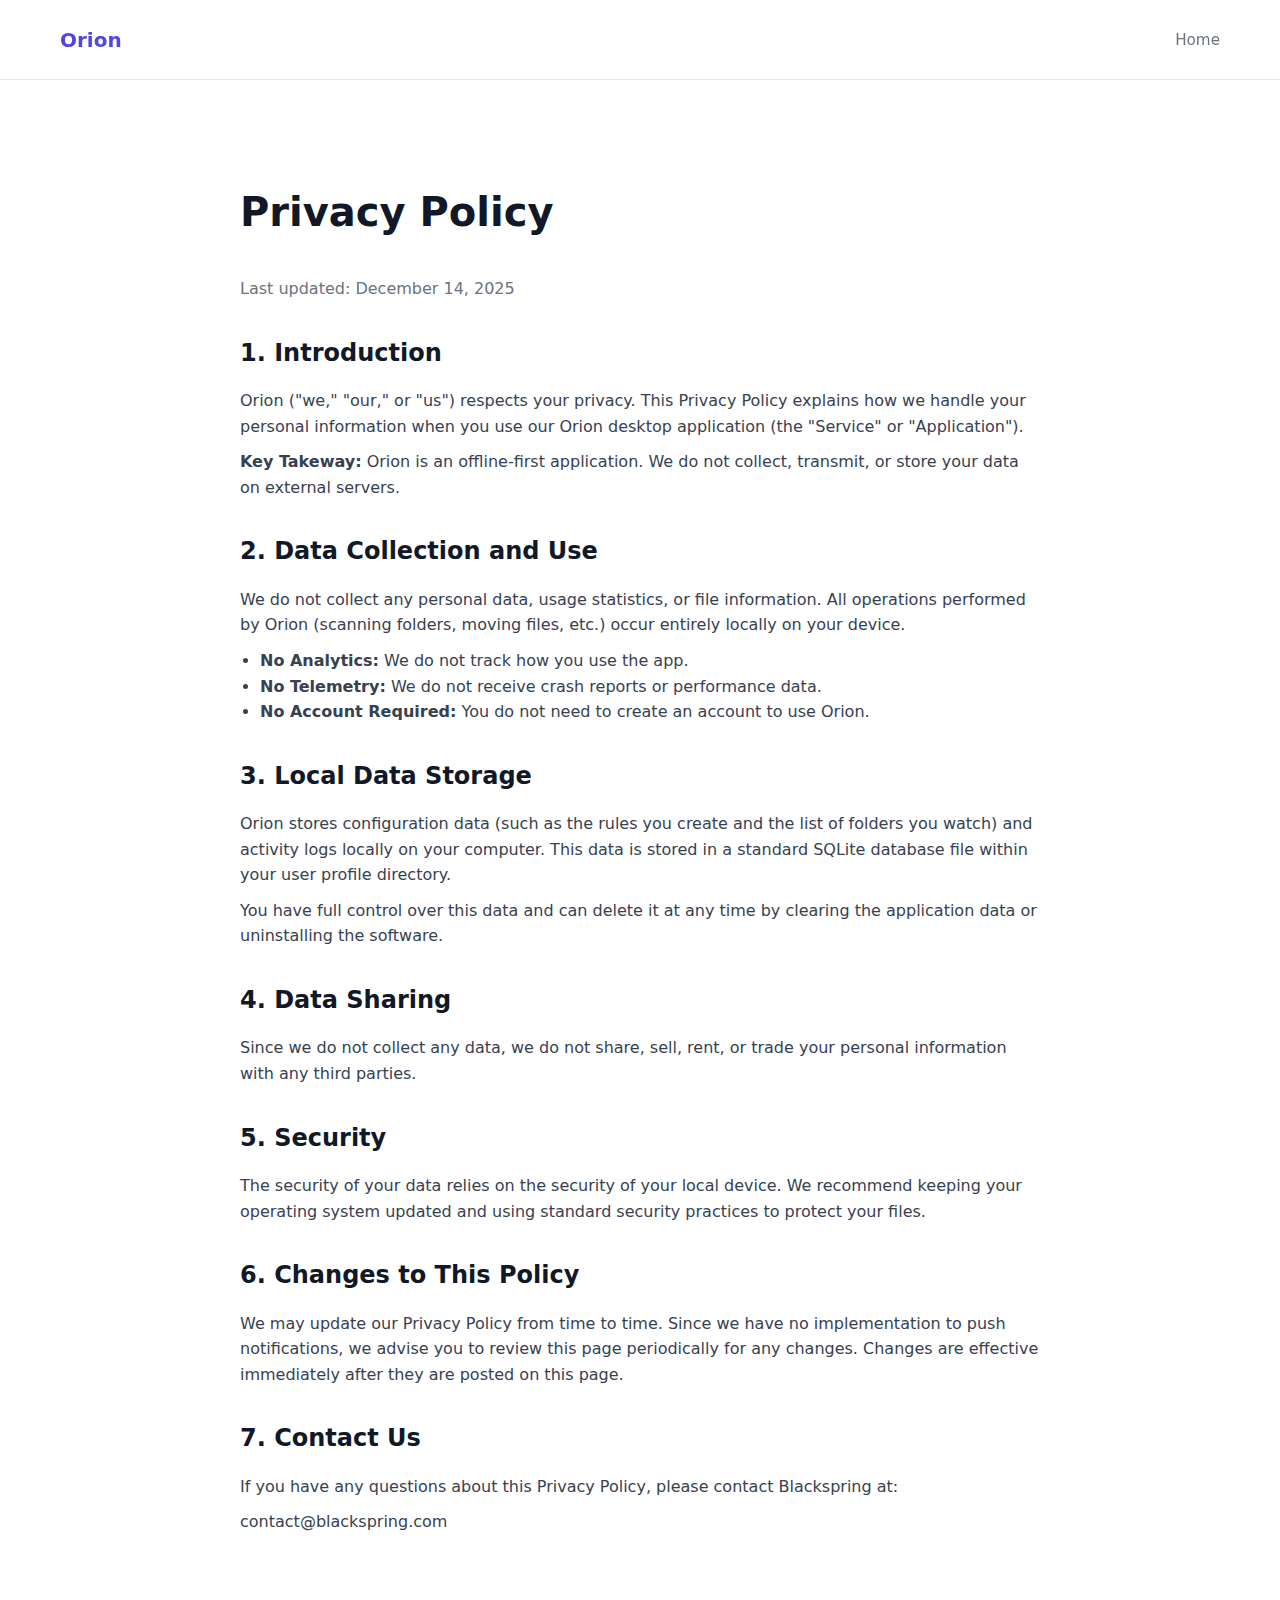
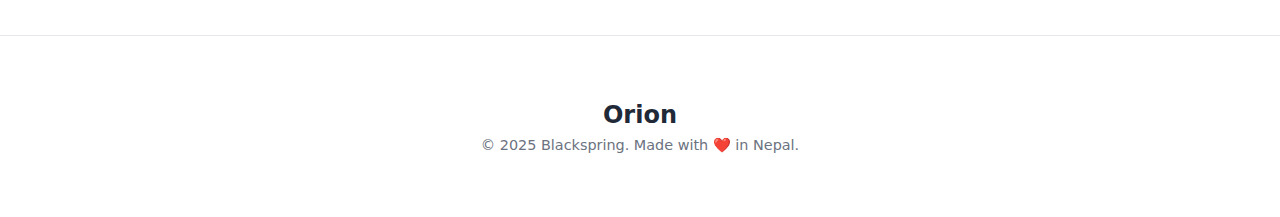
<file: privacy.html>
<!DOCTYPE html>
<html lang="en">

<head>
    <meta charset="UTF-8">
    <meta name="viewport" content="width=device-width, initial-scale=1.0">
    <title>Privacy Policy - Orion</title>
    <link rel="stylesheet" href="css/style.css">
</head>

<body>
    <nav class="navbar">
        <div class="container">
            <div class="logo">
                <a href="index.html" class="flex items-center gap-2">
                    <span class="logo-icon">Orion</span>
                </a>
            </div>
            <ul class="nav-links">
                <li><a href="index.html">Home</a></li>
            </ul>
        </div>
    </nav>

    <div class="section">
        <div class="container">
            <div style="max-width: 800px; margin: 0 auto; color: #374151;">
                <h1 style="font-size: 2.5rem; margin-bottom: 2rem; color: #111827;">Privacy Policy</h1>
                <p style="margin-bottom: 2rem; color: #6b7280;">Last updated: December 14, 2025</p>

                <div style="display: flex; flex-direction: column; gap: 2rem;">

                    <div>
                        <h2 style="font-size: 1.5rem; font-weight: 600; margin-bottom: 1rem; color: #111827;">1.
                            Introduction</h2>
                        <p>Orion ("we," "our," or "us") respects your privacy. This Privacy Policy explains how we
                            handle your personal information when you use our Orion desktop application (the "Service"
                            or "Application"). </p>
                        <p style="margin-top: 10px;"><strong>Key Takeway:</strong> Orion is an offline-first
                            application. We do not collect, transmit, or store your data on external servers.</p>
                    </div>

                    <div>
                        <h2 style="font-size: 1.5rem; font-weight: 600; margin-bottom: 1rem; color: #111827;">2. Data
                            Collection and Use</h2>
                        <p>We do not collect any personal data, usage statistics, or file information. All operations
                            performed by Orion (scanning folders, moving files, etc.) occur entirely locally on your
                            device.</p>
                        <ul style="list-style-type: disc; margin-left: 20px; margin-top: 10px;">
                            <li><strong>No Analytics:</strong> We do not track how you use the app.</li>
                            <li><strong>No Telemetry:</strong> We do not receive crash reports or performance data.</li>
                            <li><strong>No Account Required:</strong> You do not need to create an account to use Orion.
                            </li>
                        </ul>
                    </div>

                    <div>
                        <h2 style="font-size: 1.5rem; font-weight: 600; margin-bottom: 1rem; color: #111827;">3. Local
                            Data Storage</h2>
                        <p>Orion stores configuration data (such as the rules you create and the list of folders you
                            watch) and activity logs locally on your computer. This data is stored in a standard SQLite
                            database file within your user profile directory.</p>
                        <p style="margin-top: 10px;">You have full control over this data and can delete it at any time
                            by clearing the application data or uninstalling the software.</p>
                    </div>

                    <div>
                        <h2 style="font-size: 1.5rem; font-weight: 600; margin-bottom: 1rem; color: #111827;">4. Data
                            Sharing</h2>
                        <p>Since we do not collect any data, we do not share, sell, rent, or trade your personal
                            information with any third parties.</p>
                    </div>

                    <div>
                        <h2 style="font-size: 1.5rem; font-weight: 600; margin-bottom: 1rem; color: #111827;">5.
                            Security</h2>
                        <p>The security of your data relies on the security of your local device. We recommend keeping
                            your operating system updated and using standard security practices to protect your files.
                        </p>
                    </div>

                    <div>
                        <h2 style="font-size: 1.5rem; font-weight: 600; margin-bottom: 1rem; color: #111827;">6. Changes
                            to This Policy</h2>
                        <p>We may update our Privacy Policy from time to time. Since we have no implementation to push
                            notifications, we advise you to review this page periodically for any changes. Changes are
                            effective immediately after they are posted on this page.</p>
                    </div>

                    <div>
                        <h2 style="font-size: 1.5rem; font-weight: 600; margin-bottom: 1rem; color: #111827;">7. Contact
                            Us</h2>
                        <p>If you have any questions about this Privacy Policy, please contact Blackspring at:</p>
                        <p style="margin-top: 10px; font-weight: 500;">contact@blackspring.com</p>
                    </div>

                </div>
            </div>
        </div>
    </div>

    <footer>
        <div class="container">
            <div class="footer-content flex-col gap-4 text-center">
                <div class="footer-logo font-bold text-xl">Orion</div>
                <div class="copyright text-gray-500 text-sm">
                    &copy; 2025 Blackspring. Made with ❤️ in Nepal.
                </div>
            </div>
        </div>
    </footer>
</body>

</html>
</file>
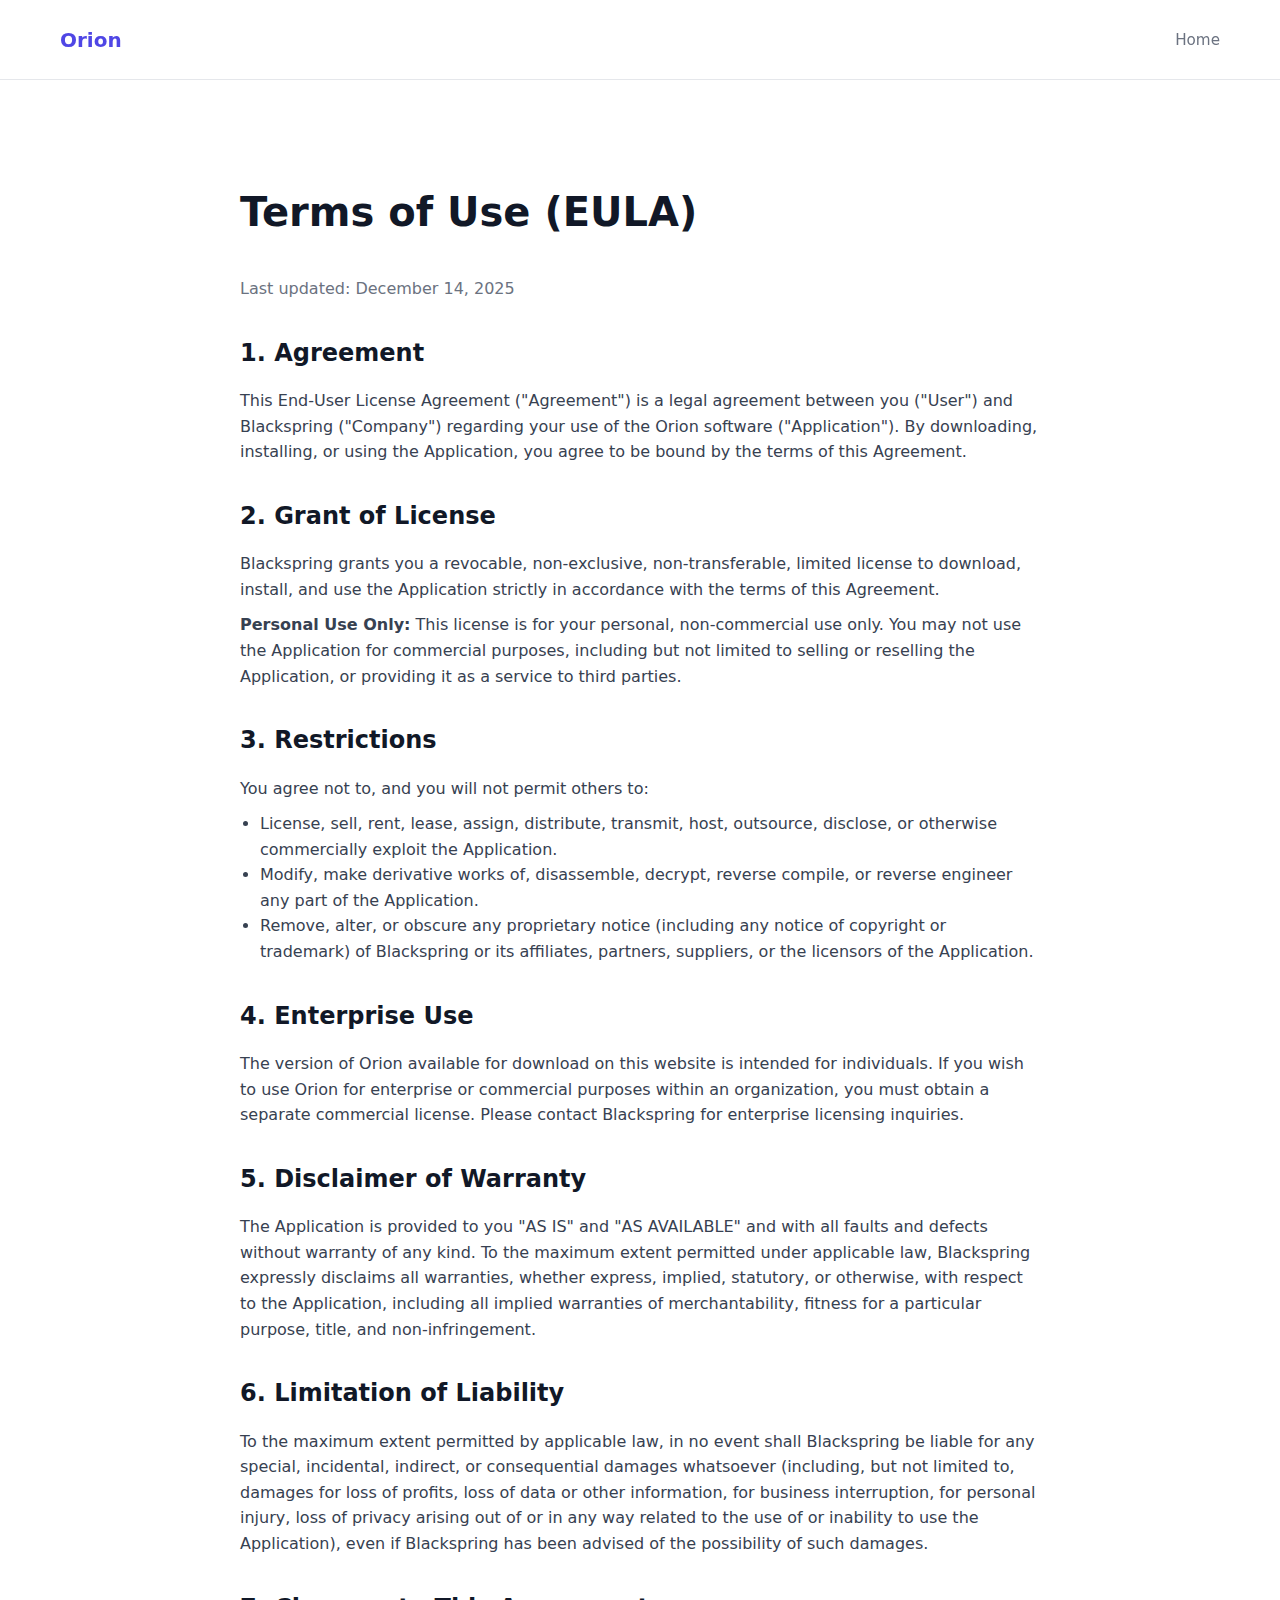
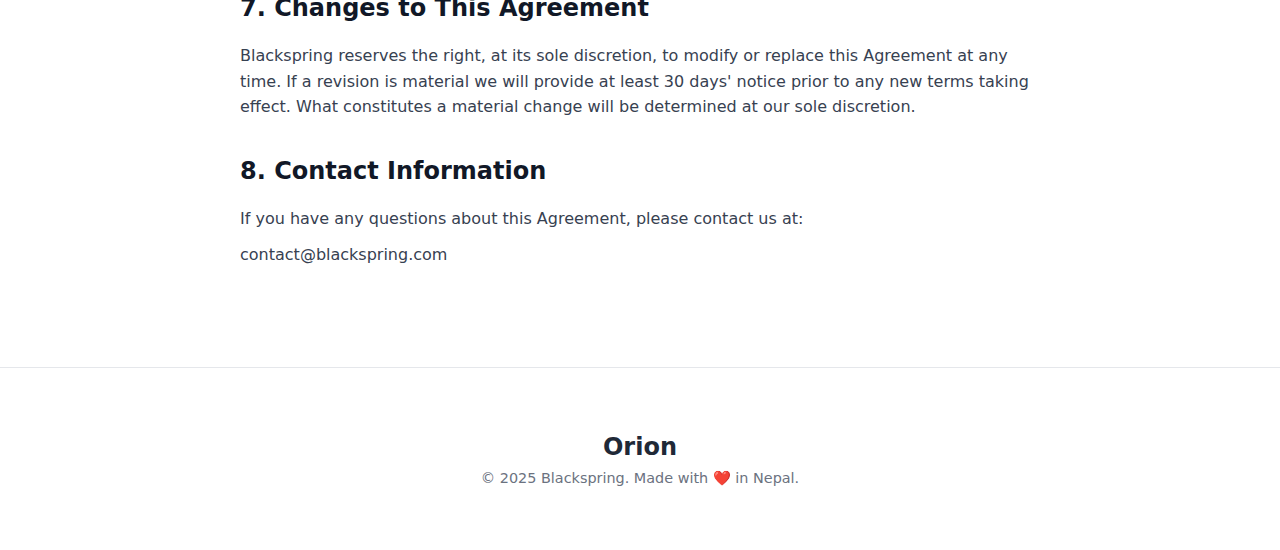
<file: terms.html>
<!DOCTYPE html>
<html lang="en">

<head>
    <meta charset="UTF-8">
    <meta name="viewport" content="width=device-width, initial-scale=1.0">
    <title>Terms of Use - Orion</title>
    <link rel="stylesheet" href="css/style.css">
</head>

<body>
    <nav class="navbar">
        <div class="container">
            <div class="logo">
                <a href="index.html" class="flex items-center gap-2">
                    <span class="logo-icon">Orion</span>
                </a>
            </div>
            <ul class="nav-links">
                <li><a href="index.html">Home</a></li>
            </ul>
        </div>
    </nav>

    <div class="section">
        <div class="container">
            <div style="max-width: 800px; margin: 0 auto; color: #374151;">
                <h1 style="font-size: 2.5rem; margin-bottom: 2rem; color: #111827;">Terms of Use (EULA)</h1>
                <p style="margin-bottom: 2rem; color: #6b7280;">Last updated: December 14, 2025</p>

                <div style="display: flex; flex-direction: column; gap: 2rem;">

                    <div>
                        <h2 style="font-size: 1.5rem; font-weight: 600; margin-bottom: 1rem; color: #111827;">1.
                            Agreement</h2>
                        <p>This End-User License Agreement ("Agreement") is a legal agreement between you ("User") and
                            Blackspring ("Company") regarding your use of the Orion software ("Application"). By
                            downloading, installing, or using the Application, you agree to be bound by the terms of
                            this Agreement.</p>
                    </div>

                    <div>
                        <h2 style="font-size: 1.5rem; font-weight: 600; margin-bottom: 1rem; color: #111827;">2. Grant
                            of License</h2>
                        <p>Blackspring grants you a revocable, non-exclusive, non-transferable, limited license to
                            download, install, and use the Application strictly in accordance with the terms of this
                            Agreement.</p>
                        <p style="margin-top: 10px;"><strong>Personal Use Only:</strong> This license is for your
                            personal, non-commercial use only. You may not use the Application for commercial purposes,
                            including but not limited to selling or reselling the Application, or providing it as a
                            service to third parties.</p>
                    </div>

                    <div>
                        <h2 style="font-size: 1.5rem; font-weight: 600; margin-bottom: 1rem; color: #111827;">3.
                            Restrictions</h2>
                        <p>You agree not to, and you will not permit others to:</p>
                        <ul style="list-style-type: disc; margin-left: 20px; margin-top: 10px;">
                            <li>License, sell, rent, lease, assign, distribute, transmit, host, outsource, disclose, or
                                otherwise commercially exploit the Application.</li>
                            <li>Modify, make derivative works of, disassemble, decrypt, reverse compile, or reverse
                                engineer any part of the Application.</li>
                            <li>Remove, alter, or obscure any proprietary notice (including any notice of copyright or
                                trademark) of Blackspring or its affiliates, partners, suppliers, or the licensors of
                                the Application.</li>
                        </ul>
                    </div>

                    <div>
                        <h2 style="font-size: 1.5rem; font-weight: 600; margin-bottom: 1rem; color: #111827;">4.
                            Enterprise Use</h2>
                        <p>The version of Orion available for download on this website is intended for individuals. If
                            you wish to use Orion for enterprise or commercial purposes within an organization, you must
                            obtain a separate commercial license. Please contact Blackspring for enterprise licensing
                            inquiries.</p>
                    </div>

                    <div>
                        <h2 style="font-size: 1.5rem; font-weight: 600; margin-bottom: 1rem; color: #111827;">5.
                            Disclaimer of Warranty</h2>
                        <p>The Application is provided to you "AS IS" and "AS AVAILABLE" and with all faults and defects
                            without warranty of any kind. To the maximum extent permitted under applicable law,
                            Blackspring expressly disclaims all warranties, whether express, implied, statutory, or
                            otherwise, with respect to the Application, including all implied warranties of
                            merchantability, fitness for a particular purpose, title, and non-infringement.</p>
                    </div>

                    <div>
                        <h2 style="font-size: 1.5rem; font-weight: 600; margin-bottom: 1rem; color: #111827;">6.
                            Limitation of Liability</h2>
                        <p>To the maximum extent permitted by applicable law, in no event shall Blackspring be liable
                            for any special, incidental, indirect, or consequential damages whatsoever (including, but
                            not limited to, damages for loss of profits, loss of data or other information, for business
                            interruption, for personal injury, loss of privacy arising out of or in any way related to
                            the use of or inability to use the Application), even if Blackspring has been advised of the
                            possibility of such damages.</p>
                    </div>

                    <div>
                        <h2 style="font-size: 1.5rem; font-weight: 600; margin-bottom: 1rem; color: #111827;">7. Changes
                            to This Agreement</h2>
                        <p>Blackspring reserves the right, at its sole discretion, to modify or replace this Agreement
                            at any time. If a revision is material we will provide at least 30 days' notice prior to any
                            new terms taking effect. What constitutes a material change will be determined at our sole
                            discretion.</p>
                    </div>

                    <div>
                        <h2 style="font-size: 1.5rem; font-weight: 600; margin-bottom: 1rem; color: #111827;">8. Contact
                            Information</h2>
                        <p>If you have any questions about this Agreement, please contact us at:</p>
                        <p style="margin-top: 10px; font-weight: 500;">contact@blackspring.com</p>
                    </div>

                </div>
            </div>
        </div>
    </div>

    <footer>
        <div class="container">
            <div class="footer-content flex-col gap-4 text-center">
                <div class="footer-logo font-bold text-xl">Orion</div>
                <div class="copyright text-gray-500 text-sm">
                    &copy; 2025 Blackspring. Made with ❤️ in Nepal.
                </div>
            </div>
        </div>
    </footer>
</body>

</html>
</file>
<file: css/style.css>
@import 'background-logo.css';

:root {
    --primary: #4f46e5;
    --primary-hover: #4338ca;
    --text-main: #1f2937;
    --text-muted: #6b7280;
    --bg-white: #ffffff;
    --bg-light: #f9fafb;
    --bg-dark: #111827;
    --border: #e5e7eb;
    --font-sans: 'Inter', system-ui, -apple-system, sans-serif;
}

* {
    margin: 0;
    padding: 0;
    box-sizing: border-box;
}

body {
    font-family: var(--font-sans);
    color: var(--text-main);
    background-color: var(--bg-white);
    line-height: 1.6;
    overflow-x: hidden;
}

a {
    text-decoration: none;
    color: inherit;
    transition: 0.2s;
}

ul {
    list-style: none;
}

.container {
    max-width: 1200px;
    margin: 0 auto;
    padding: 0 20px;
}

/* Navbar */
.navbar {
    height: 80px;
    display: flex;
    align-items: center;
    position: sticky;
    top: 0;
    background: rgba(255, 255, 255, 0.9);
    backdrop-filter: blur(10px);
    z-index: 1000;
    border-bottom: 1px solid var(--border);
}

.navbar .container {
    display: flex;
    justify-content: space-between;
    align-items: center;
    width: 100%;
}

.logo {
    display: flex;
    align-items: center;
    gap: 10px;
    font-weight: 700;
    font-size: 1.25rem;
    color: var(--text-main);
}

.logo-icon {
    color: var(--primary);
}

.nav-links {
    display: flex;
    gap: 30px;
    align-items: center;
}

.nav-links a {
    font-size: 0.95rem;
    color: var(--text-muted);
    font-weight: 500;
}

.nav-links a:hover {
    color: var(--primary);
}

.btn-primary {
    background: var(--primary);
    color: white;
    padding: 10px 24px;
    border-radius: 8px;
    font-weight: 600;
    display: inline-block;
}

.btn-primary:hover {
    background: var(--primary-hover);
    transform: translateY(-1px);
}

.btn-primary.small {
    padding: 8px 16px;
    font-size: 0.9rem;
}

/* Hero */
.hero {
    padding: 100px 0;
    display: flex;
    align-items: center;
}

.hero .container {
    display: grid;
    grid-template-columns: 1fr 1fr;
    gap: 60px;
    align-items: center;
}

.hero-content h1 {
    font-size: 3.5rem;
    line-height: 1.1;
    margin-bottom: 24px;
    letter-spacing: -0.02em;
}

.hero-content .subtitle {
    font-size: 1.25rem;
    color: var(--text-muted);
    margin-bottom: 40px;
}

.hero-actions {
    display: flex;
    gap: 16px;
}

.btn-secondary {
    padding: 10px 24px;
    border-radius: 8px;
    font-weight: 600;
    display: inline-block;
    border: 1px solid var(--border);
    color: var(--text-main);
}

.btn-secondary:hover {
    background: var(--bg-light);
}

/* Hero Image Placeholder CSS Art */
.app-window {
    background: white;
    box-shadow: 0 20px 50px -12px rgba(0, 0, 0, 0.15);
    border-radius: 12px;
    border: 1px solid var(--border);
    overflow: hidden;
    aspect-ratio: 16/10;
    display: flex;
    flex-direction: column;
}

.window-header {
    height: 40px;
    background: #f3f4f6;
    border-bottom: 1px solid var(--border);
    display: flex;
    align-items: center;
    padding: 0 16px;
    gap: 8px;
}

.dot {
    width: 10px;
    height: 10px;
    border-radius: 50%;
}

.dot.red {
    background: #ef4444;
}

.dot.yellow {
    background: #f59e0b;
}

.dot.green {
    background: #10b981;
}

.window-content {
    flex: 1;
    display: flex;
}

.sidebar {
    width: 20%;
    background: #f9fafb;
    border-right: 1px solid var(--border);
}

.main-area {
    flex: 1;
    padding: 20px;
    display: flex;
    flex-direction: column;
    gap: 16px;
}

.card {
    height: 100px;
    background: #eff6ff;
    border-radius: 8px;
    border: 1px dashed #bfdbfe;
}

.list-item {
    height: 40px;
    background: #f3f4f6;
    border-radius: 6px;
    width: 100%;
}

/* Sections */
.section {
    padding: 100px 0;
}

.section-header {
    text-align: center;
    max-width: 600px;
    margin: 0 auto 60px;
}

.section-header h2 {
    font-size: 2.5rem;
    margin-bottom: 16px;
    letter-spacing: -0.01em;
}

.section-header p {
    font-size: 1.1rem;
    color: var(--text-muted);
}

.bg-light {
    background: var(--bg-light);
}

.grid-3 {
    display: grid;
    grid-template-columns: repeat(3, 1fr);
    gap: 40px;
}

.feature-card {
    padding: 30px;
    background: white;
    border: 1px solid var(--border);
    border-radius: 16px;
    transition: transform 0.2s;
}

.feature-card:hover {
    transform: translateY(-5px);
    box-shadow: 0 10px 30px -10px rgba(0, 0, 0, 0.05);
}

.feature-icon {
    color: var(--primary);
    margin-bottom: 20px;
    width: 40px;
    height: 40px;
}

.feature-card h3 {
    font-size: 1.25rem;
    margin-bottom: 10px;
}

.feature-card p {
    color: var(--text-muted);
}

/* Screenshots */
.screenshot-gallery {
    display: grid;
    grid-template-columns: repeat(3, 1fr);
    gap: 30px;
}

.screenshot-placeholder {
    width: 100%;
    aspect-ratio: 16/10;
    background: #e5e7eb;
    border-radius: 12px;
    display: flex;
    align-items: center;
    justify-content: center;
    color: #9ca3af;
    font-weight: 600;
    margin-bottom: 16px;
}

.caption {
    text-align: center;
    font-weight: 500;
}

/* How It Works steps */
.steps-container {
    display: flex;
    justify-content: space-between;
    align-items: flex-start;
    position: relative;
    max-width: 900px;
    margin: 0 auto;
}

.step {
    text-align: center;
    flex: 1;
    position: relative;
    z-index: 2;
}

.step-number {
    width: 60px;
    height: 60px;
    background: var(--primary);
    color: white;
    border-radius: 50%;
    display: flex;
    align-items: center;
    justify-content: center;
    font-size: 1.5rem;
    font-weight: bold;
    margin: 0 auto 24px;
    box-shadow: 0 0 0 10px white;
}

.step-content h3 {
    margin-bottom: 8px;
}

.step-content p {
    font-size: 0.95rem;
    color: var(--text-muted);
    padding: 0 20px;
}

.step-line {
    flex: 1;
    height: 2px;
    background: var(--border);
    margin-top: 30px;
    /* Ideally this would be absolutely positioned behind, but flex works for simple cases */
}

/* Technical Dark Section */
.dark-mode {
    background: var(--bg-dark);
    color: white;
}

.dark-mode .section-header p {
    color: #9ca3af;
}

.tech-grid {
    display: flex;
    gap: 40px;
    margin-top: 60px;
}

.tech-sidebar ul {
    width: 200px;
    border-right: 1px solid #374151;
}

.tech-sidebar li {
    padding: 12px 0;
    cursor: pointer;
    color: #9ca3af;
    transition: 0.2s;
    font-weight: 500;
}

.tech-sidebar li.active,
.tech-sidebar li:hover {
    color: white;
    padding-left: 10px;
    border-left: 2px solid var(--primary);
}

.tech-content {
    flex: 1;
}

.tech-pane h3 {
    font-size: 1.5rem;
    margin-bottom: 20px;
    color: var(--primary);
}

.tech-pane p {
    color: #d1d5db;
    margin-bottom: 30px;
}

.stack-list {
    display: grid;
    grid-template-columns: 1fr 1fr;
    gap: 20px;
}

.stack-item {
    background: #1f2937;
    padding: 20px;
    border-radius: 8px;
    border: 1px solid #374151;
}

.stack-item strong {
    display: block;
    color: white;
    margin-bottom: 8px;
}

.stack-item span {
    font-size: 0.9rem;
    color: #9ca3af;
}

.tech-deep-dive {
    margin-top: 60px;
    background: #1f2937;
    padding: 40px;
    border-radius: 12px;
    border: 1px solid #374151;
}

.code-block {
    margin-top: 20px;
    background: #111827;
    padding: 20px;
    border-radius: 8px;
    font-family: 'Fira Code', monospace;
    font-size: 0.9rem;
    overflow-x: auto;
    border-left: 4px solid var(--primary);
}

/* Footer */
footer {
    background: white;
    border-top: 1px solid var(--border);
    padding: 60px 0;
}

.footer-content {
    display: flex;
    justify-content: space-between;
    align-items: center;
}

.footer-logo {
    font-weight: 700;
    font-size: 1.5rem;
}

.footer-links {
    display: flex;
    gap: 30px;
}

.footer-links a {
    color: var(--text-muted);
}

.copyright {
    color: var(--text-muted);
    font-size: 0.9rem;
}

/* Animations */
.fade-in {
    opacity: 0;
    animation: fadeIn 0.8s forwards;
    transform: translateY(20px);
}

.delay-1 {
    animation-delay: 0.2s;
}

.delay-2 {
    animation-delay: 0.4s;
}

.delay-3 {
    animation-delay: 0.6s;
}

@keyframes fadeIn {
    to {
        opacity: 1;
        transform: translateY(0);
    }
}

/* Media Queries */
@media (max-width: 768px) {
    .nav-links {
        display: none;
    }

    .hero .container {
        grid-template-columns: 1fr;
        text-align: center;
    }

    .hero-actions {
        justify-content: center;
    }

    .hero-content h1 {
        font-size: 2.5rem;
    }

    .grid-3,
    .screenshot-gallery {
        grid-template-columns: 1fr;
    }

    .steps-container {
        flex-direction: column;
        align-items: center;
    }

    .step-line {
        display: none;
    }

    .tech-grid {
        flex-direction: column;
    }

    .tech-sidebar ul {
        width: 100%;
        border-right: none;
        border-bottom: 1px solid #374151;
        display: flex;
        gap: 20px;
        overflow-x: auto;
    }
}

.download-grid {
    text-align: center;
}

.download-card {
    background: #1f2937;
    padding: 30px;
    border-radius: 12px;
    border: 1px solid #374151;
    display: flex;
    flex-direction: column;
    align-items: center;
    transition: transform 0.2s;
}

.download-card:hover {
    transform: translateY(-5px);
    border-color: var(--primary);
}

.bg-dark {
    background: #111827;
    color: white;
}

.grid-2 {
    display: grid;
    grid-template-columns: 1fr 1fr;
    gap: 40px;
}

@media (max-width: 768px) {
    .grid-2 {
        grid-template-columns: 1fr;
    }
}

.app-screenshot-main {
    width: 100%;
    max-width: 900px;
    margin: 0 auto;
    display: block;
    border-radius: 12px;
    box-shadow: 0 25px 50px -12px rgba(0, 0, 0, 0.25);
}

.screenshot-item img {
    max-width: 100%;
    width: auto;
    height: auto;
    display: block;
    border-radius: 8px;
    margin: 0 auto;
}

.footer-content.flex-col {
    flex-direction: column;
    justify-content: center;
}
</file>
